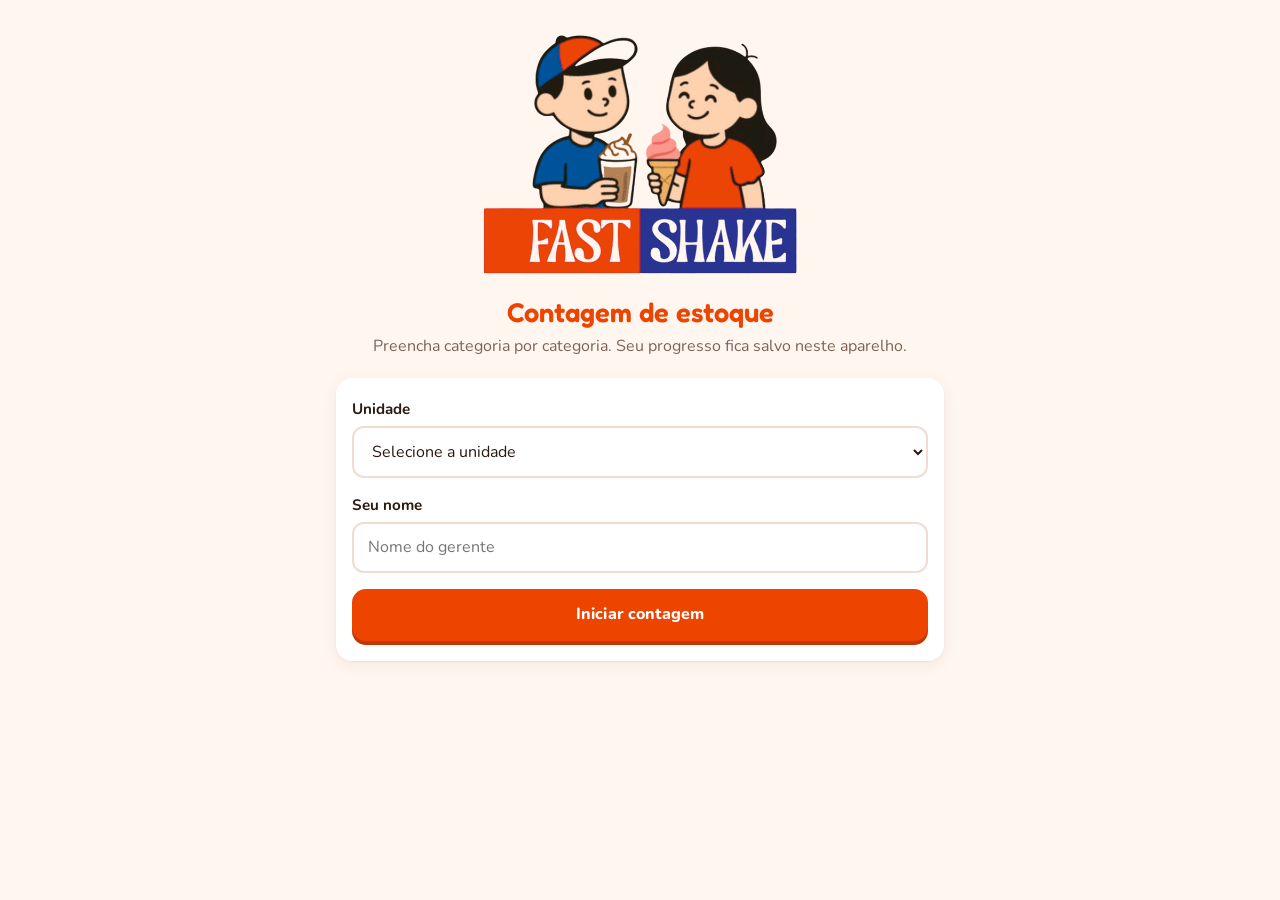
<file: index.html>
<!doctype html>
<html lang="pt-BR">
<head>
  <meta charset="utf-8">
  <meta name="viewport" content="width=device-width, initial-scale=1, viewport-fit=cover">
  <meta name="theme-color" content="#ED4400">
  <meta name="robots" content="noindex, nofollow">
  <title>Contagem de Estoque · Fast Shake</title>
  <link rel="icon" type="image/png" href="img/icon-192.png">
  <link rel="apple-touch-icon" href="img/icon-180.png">
  <link rel="manifest" href="manifest.webmanifest">
  <link rel="preconnect" href="https://fonts.googleapis.com">
  <link rel="preconnect" href="https://fonts.gstatic.com" crossorigin>
  <link href="https://fonts.googleapis.com/css2?family=Fredoka:wght@500;600;700&family=Nunito:wght@400;600;700;800&display=swap" rel="stylesheet">
  <link rel="stylesheet" href="css/estilo.css?v=15">
</head>
<body>
  <main id="app" class="app" aria-live="polite"></main>
  <noscript>Ative o JavaScript para usar a contagem de estoque.</noscript>
  <script src="js/config.js?v=15"></script>
  <script src="js/produtos.js?v=15"></script>
  <script src="js/pdf.js?v=15"></script>
  <script src="js/app.js?v=15"></script>
</body>
</html>
</file>
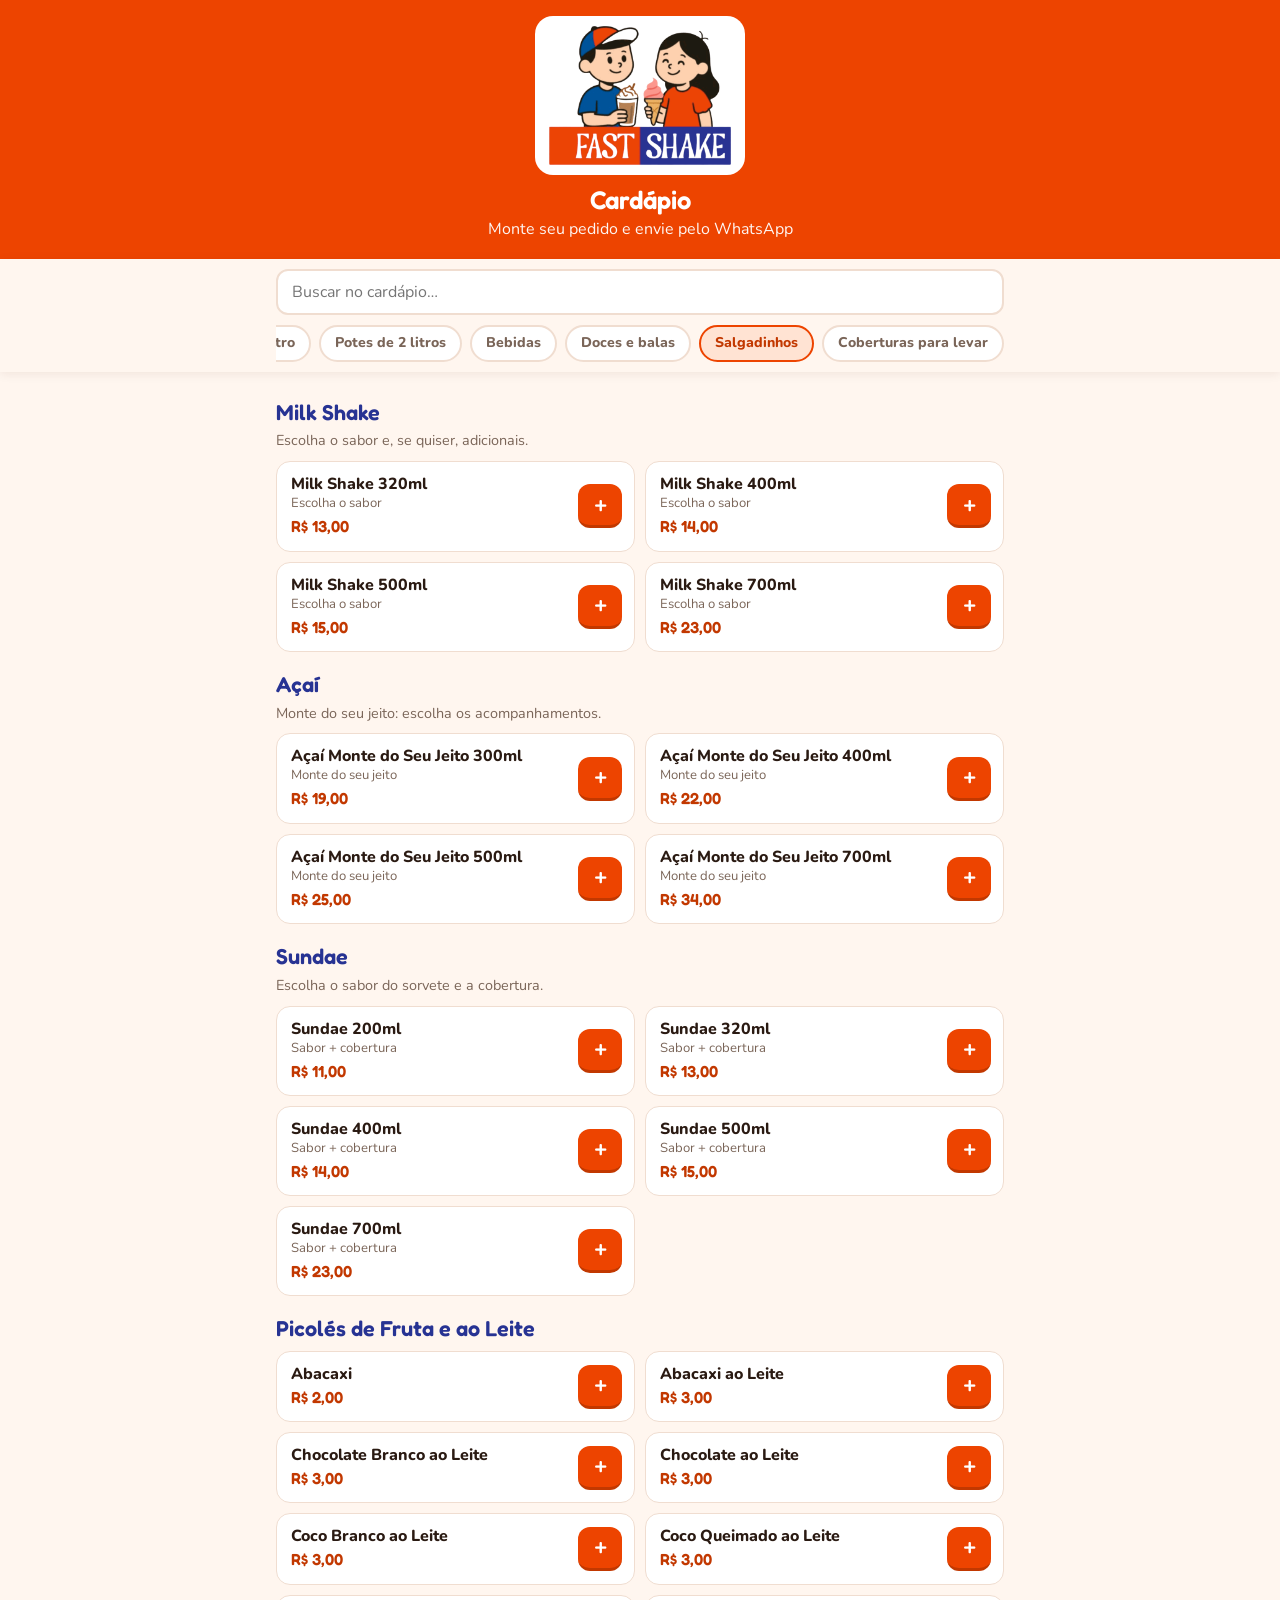
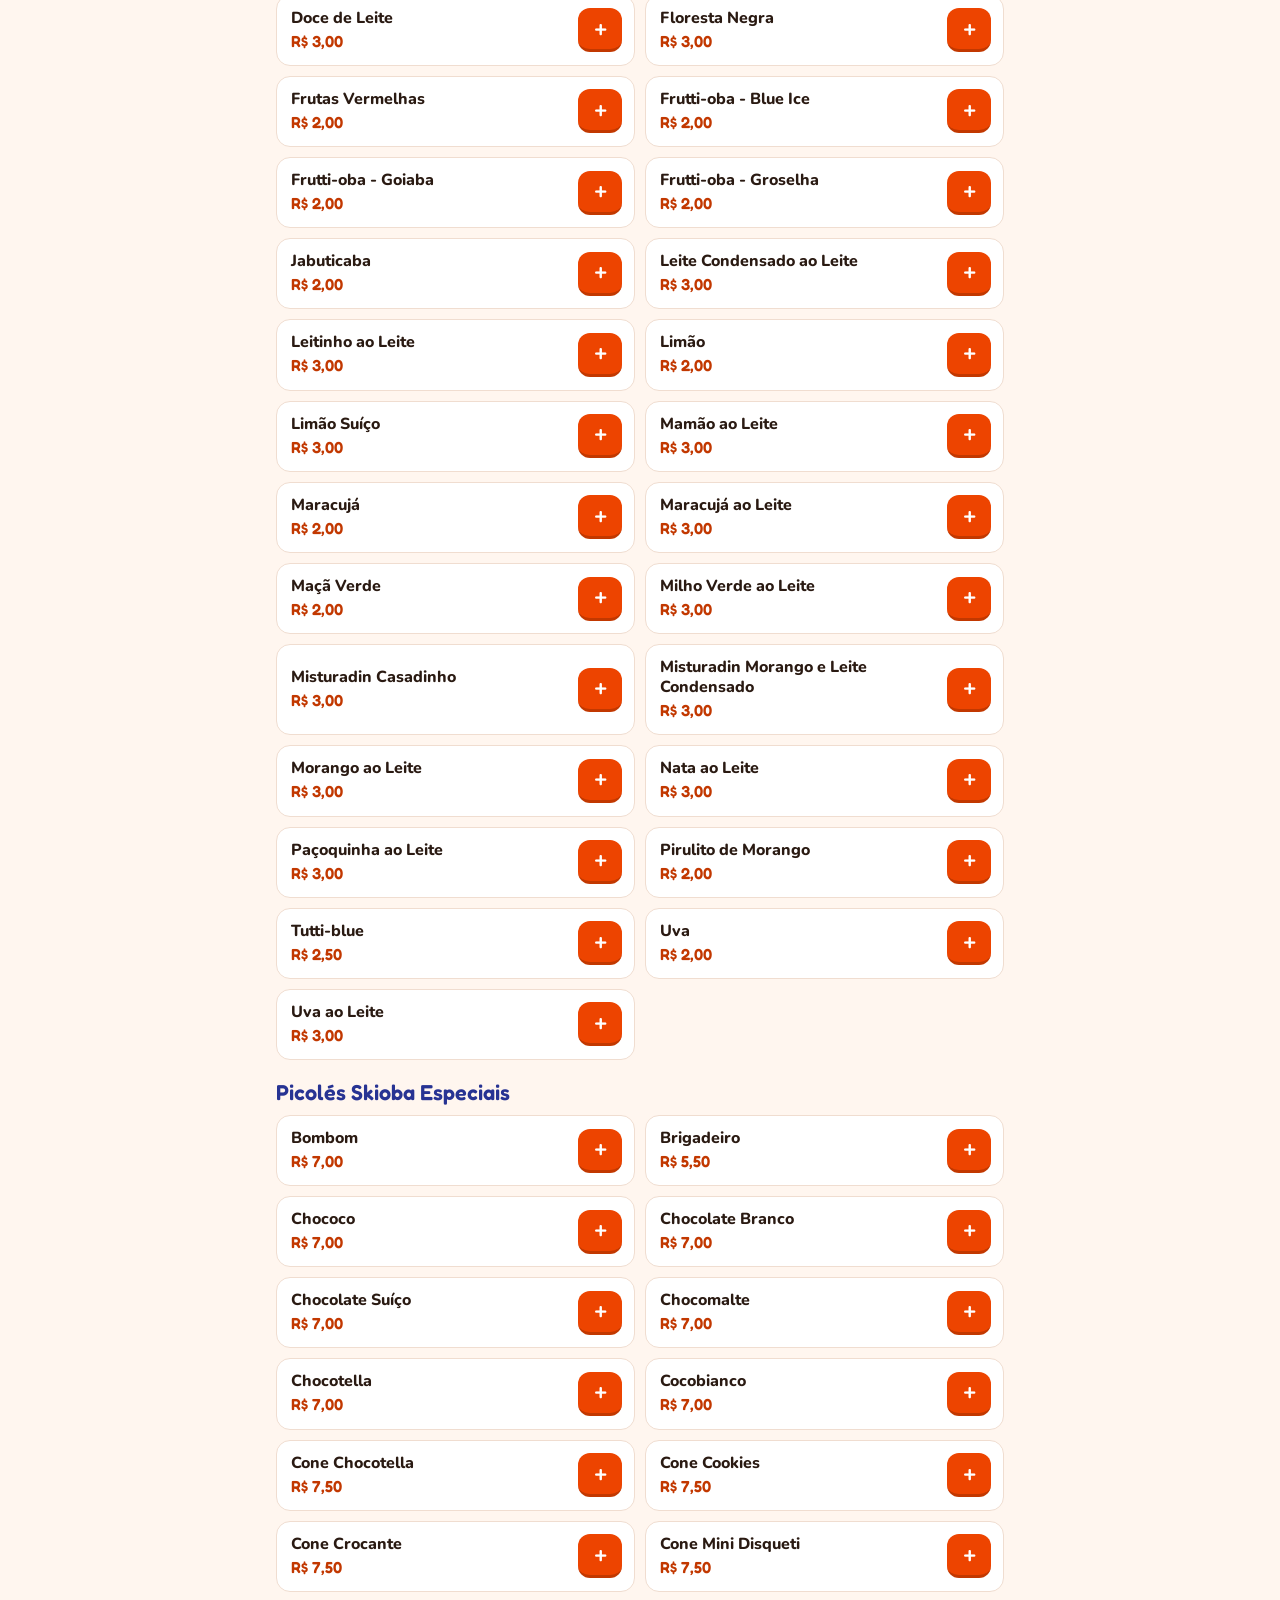
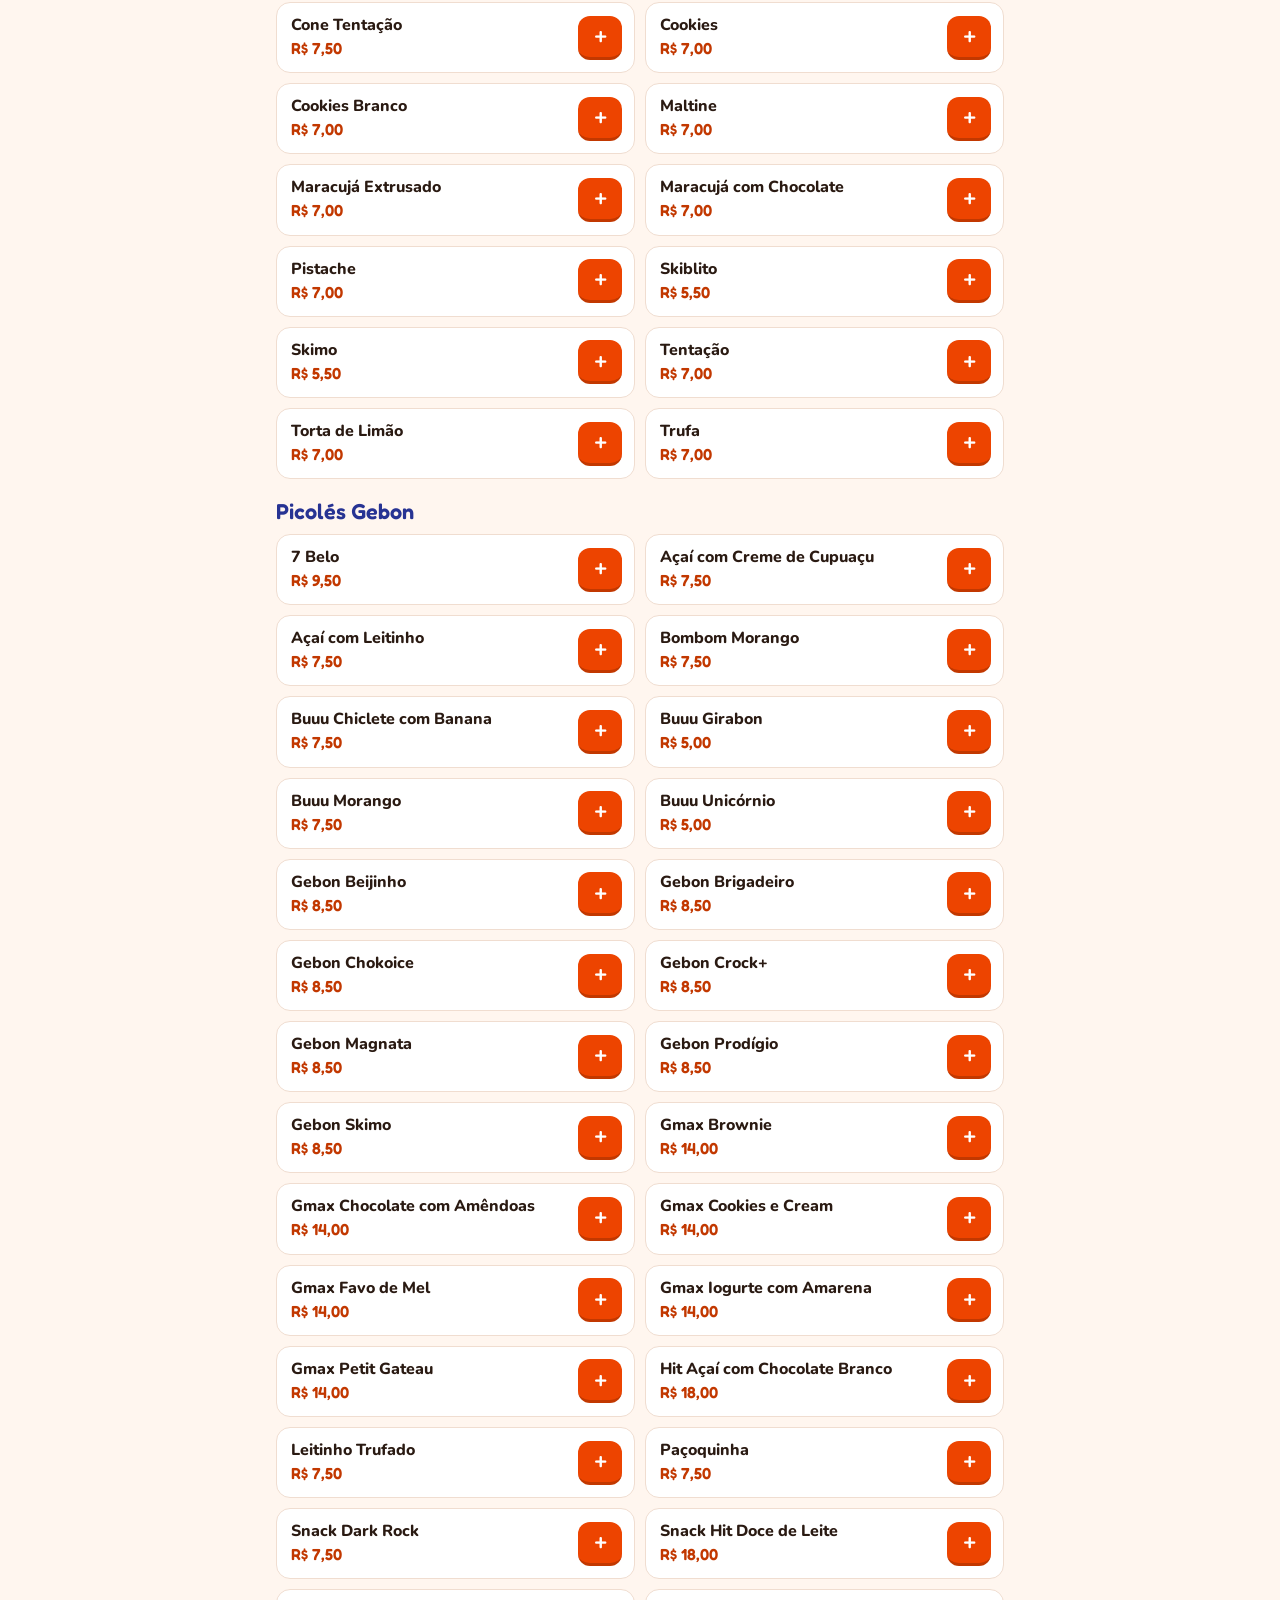
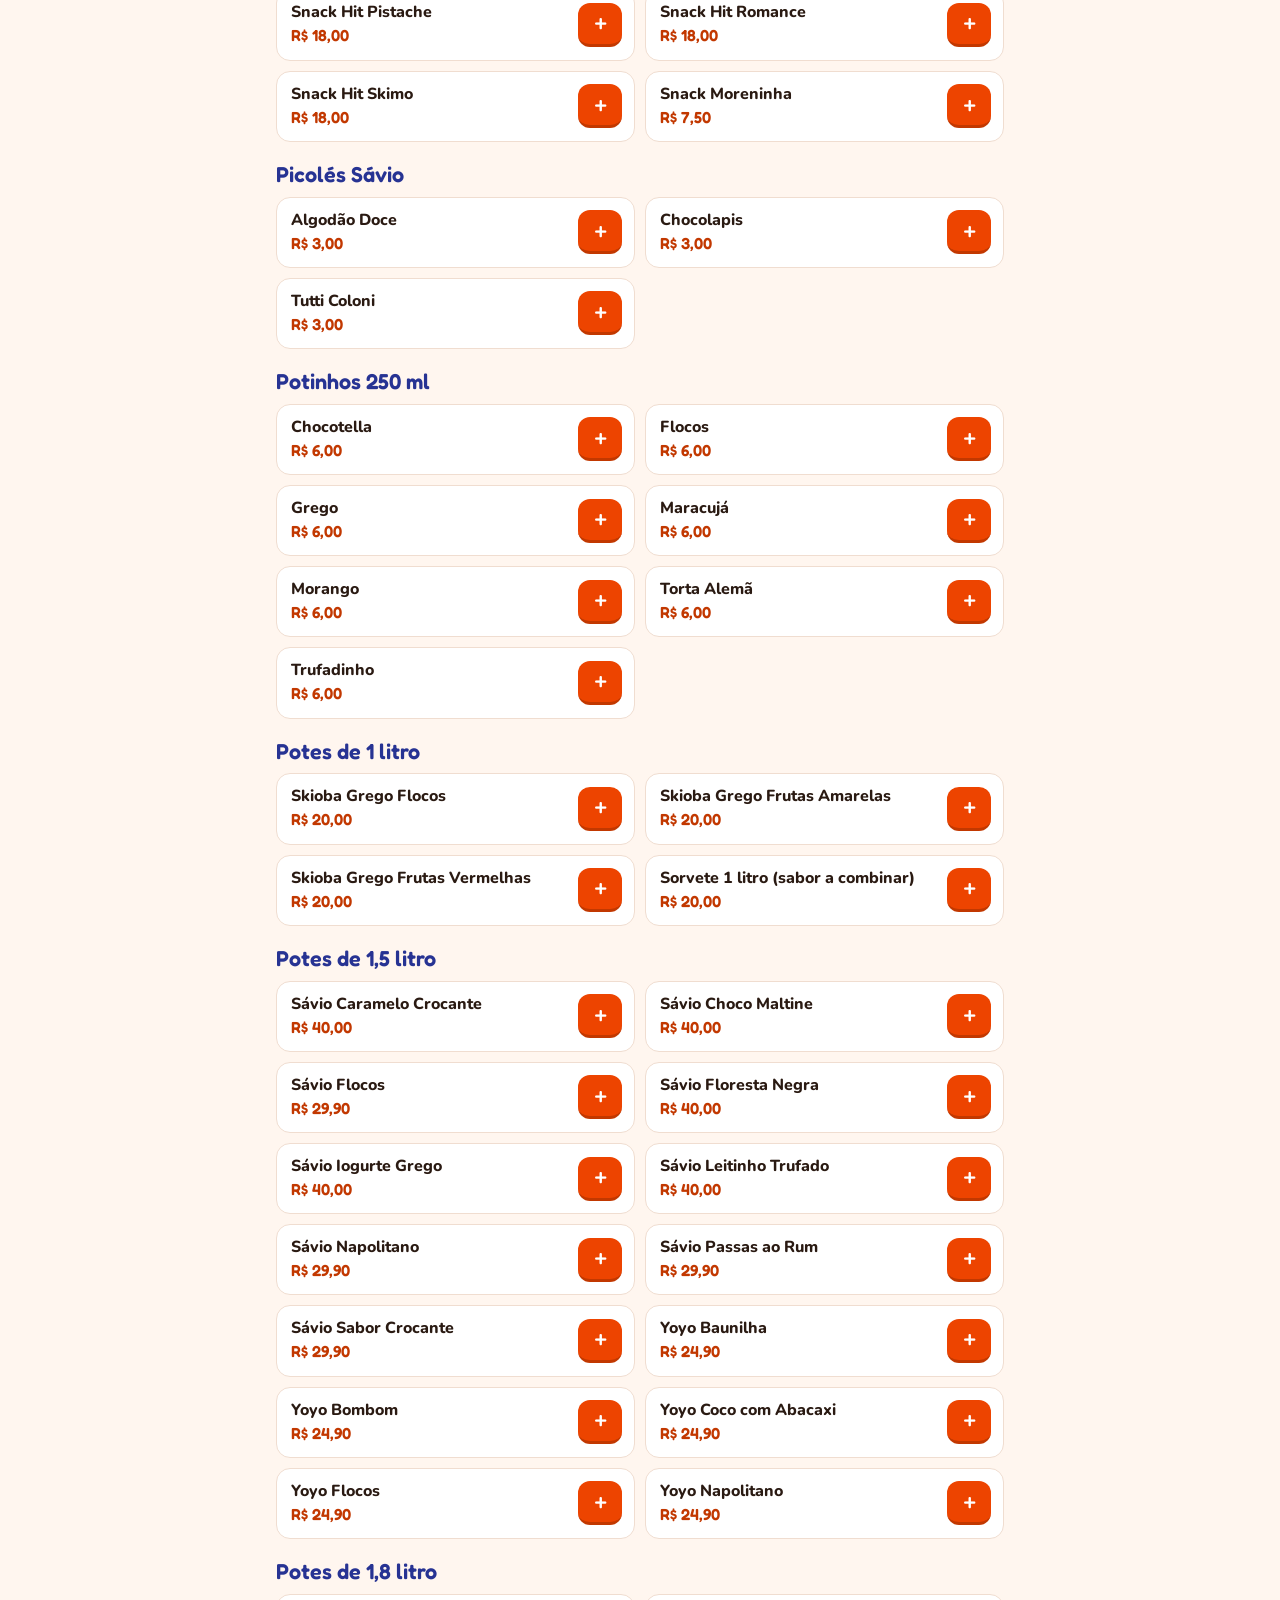
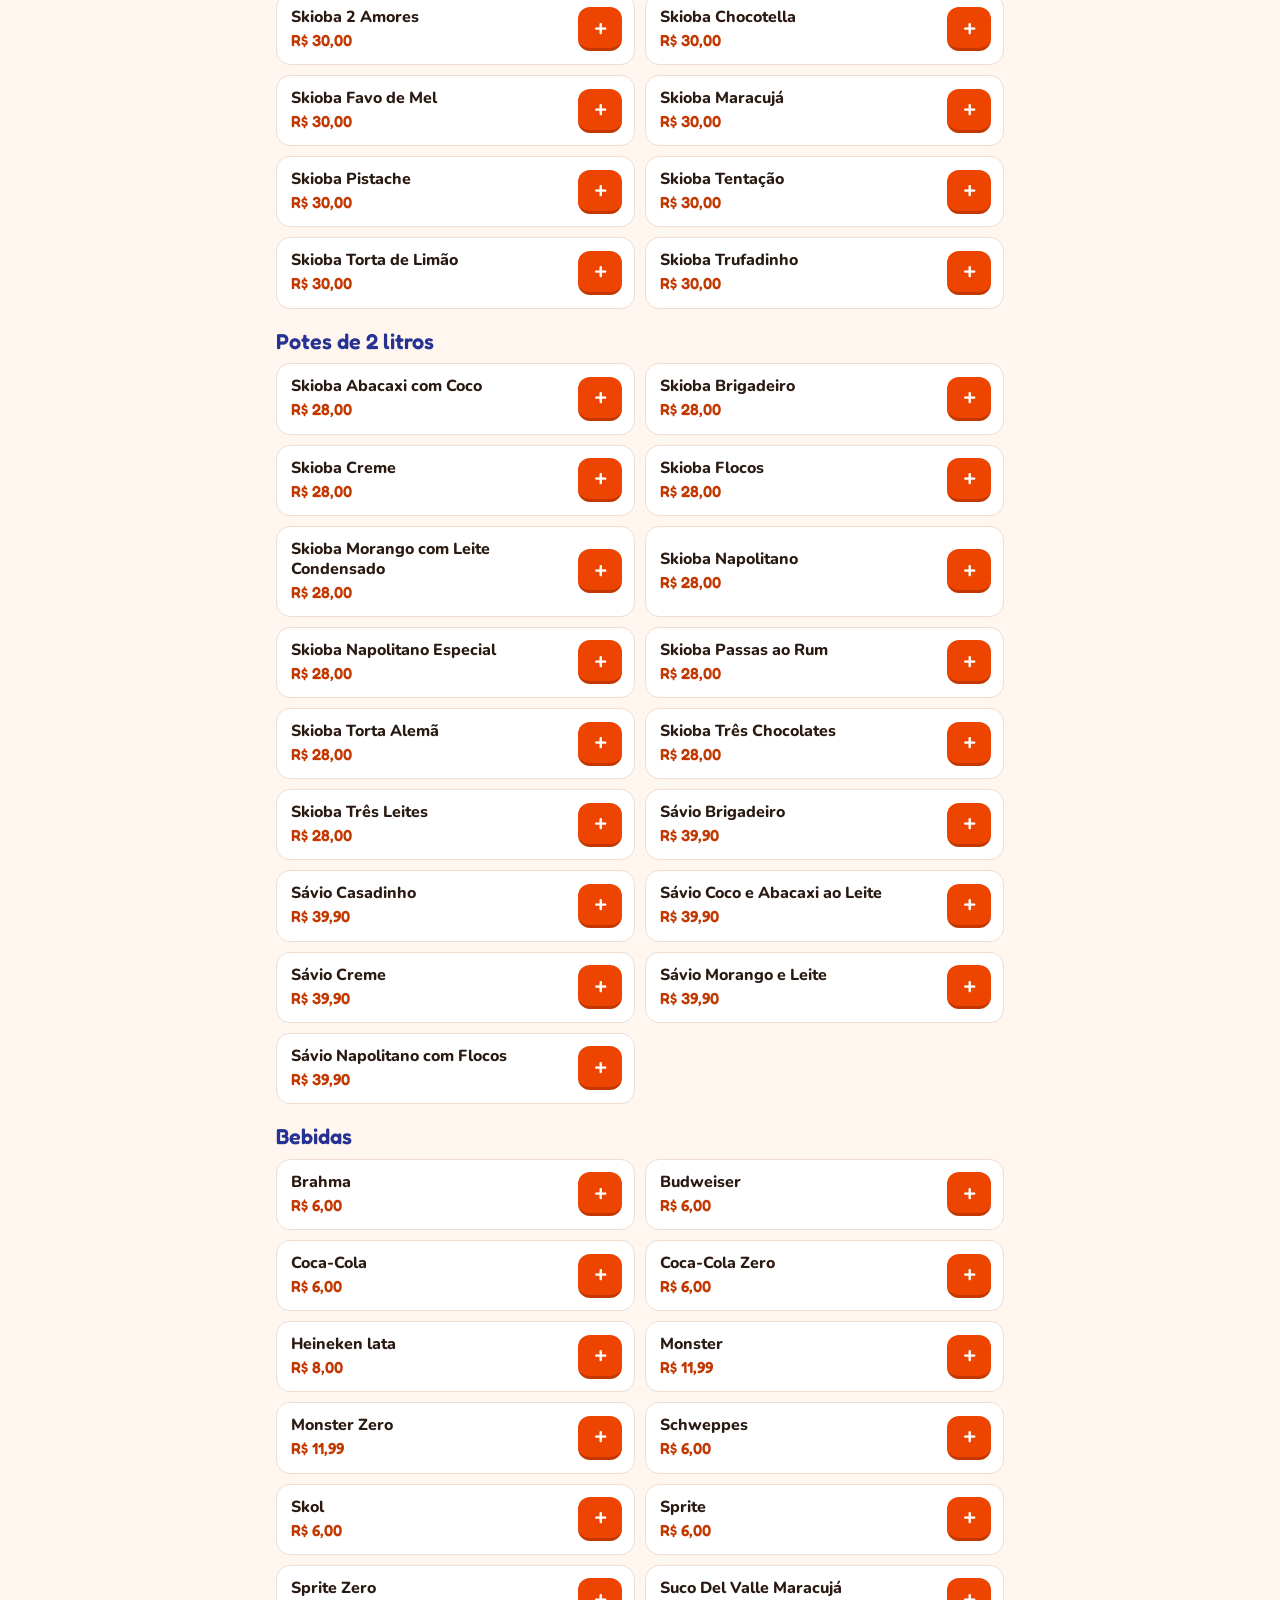
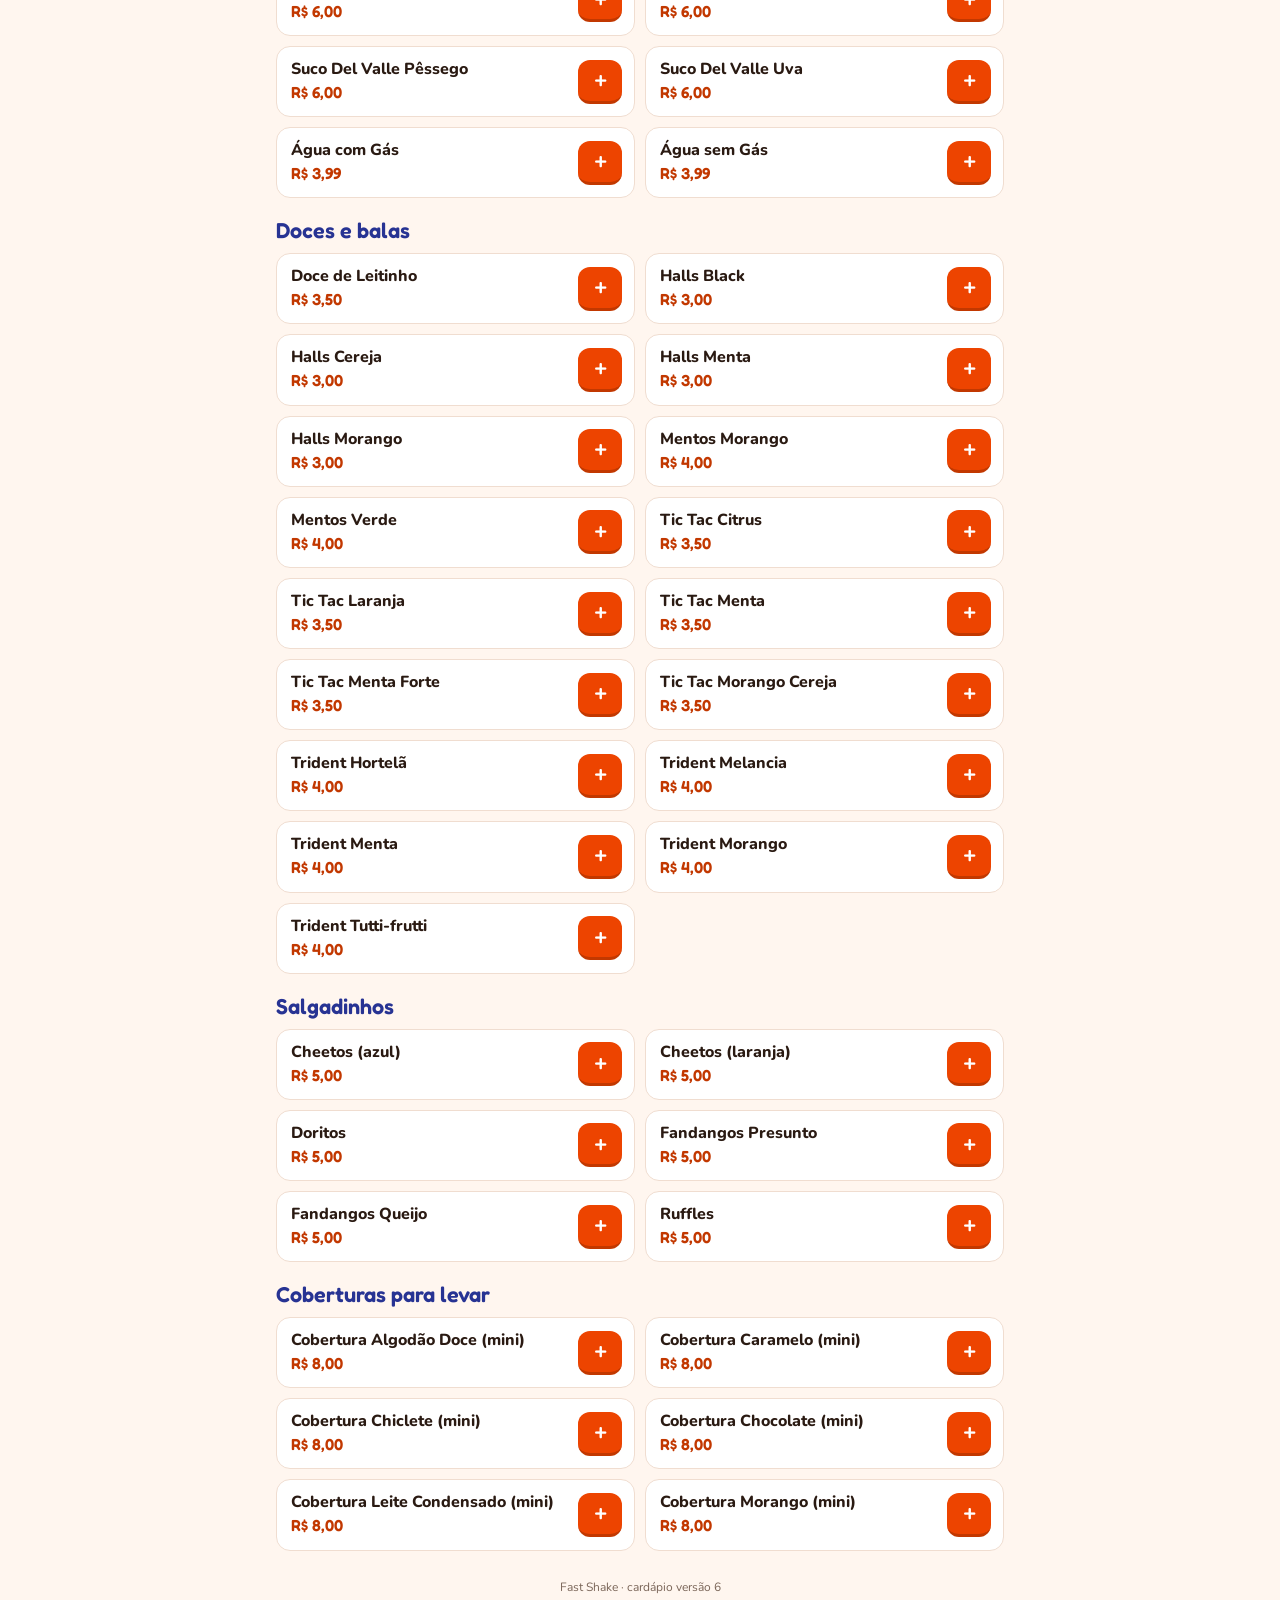
<file: cardapio/index.html>
<!doctype html>
<html lang="pt-BR">
<head>
  <meta charset="utf-8">
  <meta name="viewport" content="width=device-width, initial-scale=1, viewport-fit=cover">
  <meta name="theme-color" content="#ED4400">
  <title>Cardápio · Fast Shake</title>
  <meta name="description" content="Monte seu pedido na Fast Shake e envie pelo WhatsApp.">
  <link rel="icon" type="image/png" href="../img/icon-192.png">
  <link rel="apple-touch-icon" href="../img/icon-180.png">
  <link rel="preconnect" href="https://fonts.googleapis.com">
  <link rel="preconnect" href="https://fonts.gstatic.com" crossorigin>
  <link href="https://fonts.googleapis.com/css2?family=Fredoka:wght@500;600;700&family=Nunito:wght@400;600;700;800&display=swap" rel="stylesheet">
  <link rel="stylesheet" href="cardapio.css?v=5">
</head>
<body>
  <div id="app"></div>
  <noscript>Ative o JavaScript para ver o cardápio.</noscript>
  <script src="dados.js?v=1"></script>
  <script src="cardapio.js?v=6"></script>
</body>
</html>
</file>
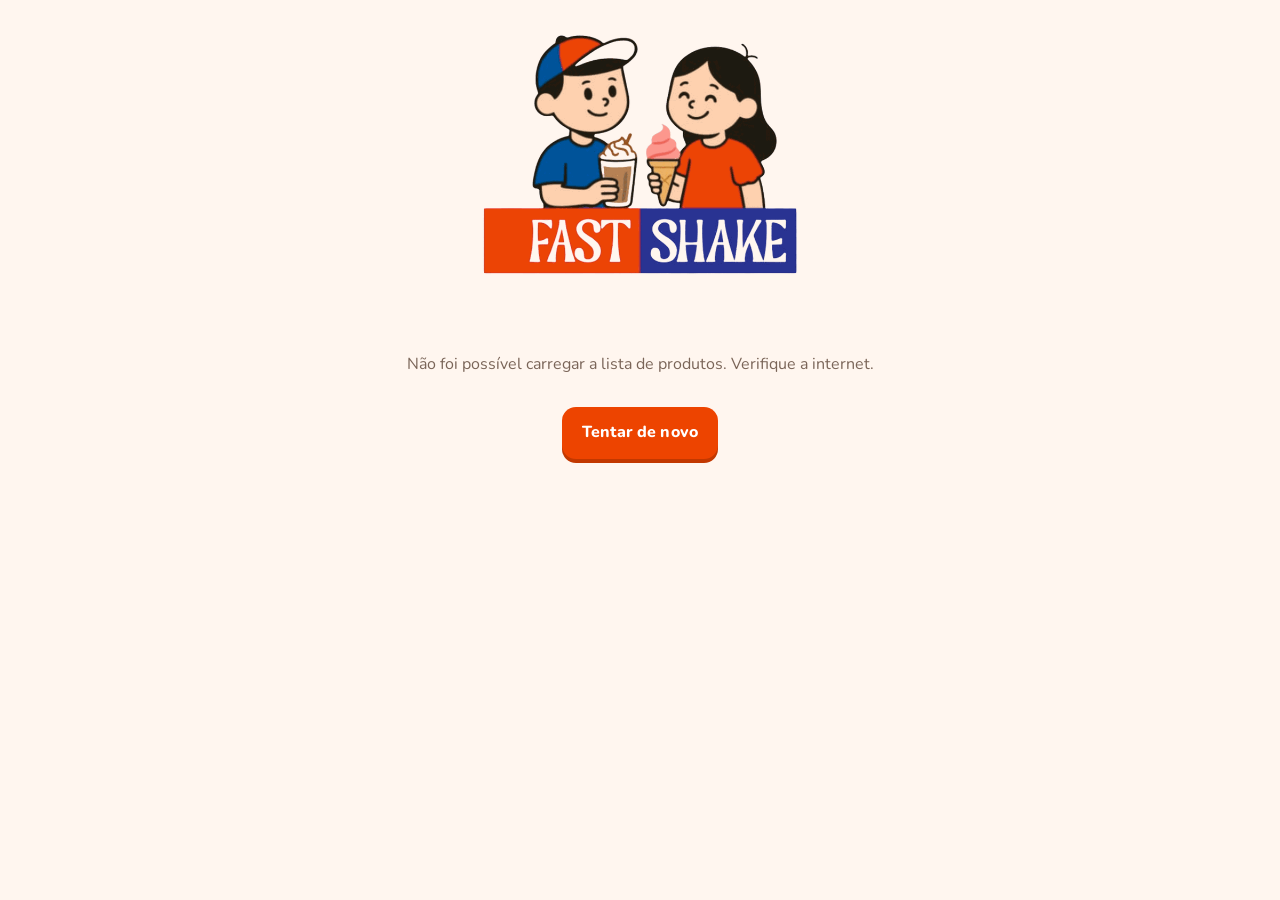
<file: custos.html>
<!doctype html>
<html lang="pt-BR">
<head>
  <meta charset="utf-8">
  <meta name="viewport" content="width=device-width, initial-scale=1, viewport-fit=cover">
  <meta name="theme-color" content="#ED4400">
  <meta name="robots" content="noindex, nofollow">
  <title>Custos dos Produtos · Fast Shake</title>
  <link rel="icon" type="image/png" href="img/icon-192.png">
  <link rel="apple-touch-icon" href="img/icon-180.png">
  <link rel="preconnect" href="https://fonts.googleapis.com">
  <link rel="preconnect" href="https://fonts.gstatic.com" crossorigin>
  <link href="https://fonts.googleapis.com/css2?family=Fredoka:wght@500;600;700&family=Nunito:wght@400;600;700;800&display=swap" rel="stylesheet">
  <link rel="stylesheet" href="css/estilo.css?v=15">
  <style>
    .custo-item { background: var(--cartao); border-radius: 14px; box-shadow: var(--sombra); padding: 12px; border: 2px solid transparent; display: flex; flex-direction: column; gap: 8px; }
    .custo-item.preenchido { border-color: #CFE9D9; background: #FBFFFC; }
    .custo-linha { display: flex; align-items: center; justify-content: space-between; gap: 10px; }
    .campo-real { display: flex; align-items: center; border: 2px solid var(--borda); border-radius: 12px; background: #fff; overflow: hidden; flex-shrink: 0; }
    .campo-real:focus-within { border-color: var(--laranja); }
    .campo-real span { padding: 0 6px 0 10px; font-weight: 800; color: var(--texto-suave); }
    .campo-real input { width: 92px; height: 46px; border: 0; outline: none; font-size: 1.1rem; font-weight: 800; text-align: right; padding-right: 10px; background: transparent; }
    .link-calc { align-self: flex-start; border: 0; background: none; color: var(--azul); font-size: .82rem; font-weight: 700; text-decoration: underline; padding: 2px 0; }
    .calc { display: none; flex-direction: column; gap: 8px; padding: 10px; border-radius: 10px; background: var(--fundo); font-size: .88rem; }
    .custo-item.calculando .calc { display: flex; }
    .calc .custo-linha input { width: 96px; height: 42px; border: 2px solid var(--borda); border-radius: 10px; text-align: center; font-weight: 800; font-size: 16px; outline: none; }
    .calc .custo-linha input:focus { border-color: var(--laranja); }
    .grupo-titulo { font-family: 'Fredoka', sans-serif; color: var(--azul); font-size: 1.2rem; margin: 18px 0 8px; }
    .grupo-titulo:first-child { margin-top: 0; }
    .lista-custos { list-style: none; margin: 0; padding: 0; display: flex; flex-direction: column; gap: 8px; }
    .estado { text-align: center; padding: 40px 16px; color: var(--texto-suave); display: flex; flex-direction: column; gap: 14px; align-items: center; }
    .alerta-envio { background: #FFF4D6; color: #6B4500; border-radius: 12px; padding: 12px 14px; font-size: .92rem; border: 2px solid #F5C04A; }
    .alerta-envio strong { color: #6B4500; }
    .carregando.escuro { border-color: rgba(39,51,147,.2); border-top-color: var(--azul); }
  </style>
</head>
<body>
  <main id="app" class="app" aria-live="polite"></main>
  <noscript>Ative o JavaScript para preencher os custos.</noscript>
  <script src="js/config.js?v=15"></script>
  <script src="js/produtos.js?v=15"></script>
  <script src="js/custos.js?v=2"></script>
</body>
</html>
</file>
<file: css/estilo.css>
:root {
  --laranja: #ED4400;
  --laranja-escuro: #C23800;
  --laranja-claro: #FFE3D3;
  --azul: #273393;
  --azul-claro: #E6E8F6;
  --fundo: #FFF6EF;
  --cartao: #FFFFFF;
  --texto: #2A1A12;
  --texto-suave: #7A6558;
  --borda: #F0DDD0;
  --verde: #1F8A4C;
  --verde-claro: #E2F4E9;
  --erro: #B42318;
  --raio: 16px;
  --sombra: 0 1px 2px rgba(80, 30, 0, .06), 0 4px 16px rgba(80, 30, 0, .06);
  color-scheme: light;
}

* { box-sizing: border-box; }
html { -webkit-text-size-adjust: 100%; }
body {
  margin: 0;
  background: var(--fundo);
  color: var(--texto);
  font: 16px/1.45 'Nunito', system-ui, -apple-system, 'Segoe UI', sans-serif;
  -webkit-tap-highlight-color: transparent;
}
h1, h2, h3, .marca { font-family: 'Fredoka', 'Nunito', sans-serif; font-weight: 600; line-height: 1.15; margin: 0; }
button, input, select, textarea { font: inherit; color: inherit; }
button { cursor: pointer; }
.app { max-width: 640px; margin: 0 auto; min-height: 100dvh; display: flex; flex-direction: column; }

/* ---------- Tela inicial ---------- */
.inicio { padding: 24px 16px 40px; display: flex; flex-direction: column; gap: 20px; }
.inicio .logo { width: min(320px, 80%); margin: 8px auto 0; display: block; }
.faixa-titulo { text-align: center; }
.faixa-titulo h1 { font-size: 1.7rem; color: var(--laranja); }
.faixa-titulo p { margin: 6px 0 0; color: var(--texto-suave); }

.cartao { background: var(--cartao); border-radius: var(--raio); box-shadow: var(--sombra); padding: 20px 16px; }
.campo { display: flex; flex-direction: column; gap: 6px; margin-bottom: 16px; }
.campo:last-child { margin-bottom: 0; }
.campo label { font-weight: 700; font-size: .95rem; }
.campo input, .campo select, .campo textarea {
  width: 100%; min-height: 50px; padding: 12px 14px;
  border: 2px solid var(--borda); border-radius: 12px; background: #fff;
  font-size: 16px; outline: none; transition: border-color .15s;
}
.campo textarea { min-height: 96px; resize: vertical; }
.campo input:focus, .campo select:focus, .campo textarea:focus { border-color: var(--laranja); }
.aviso { font-size: .9rem; color: var(--texto-suave); margin: 0; }
.aviso-erro { color: var(--erro); font-weight: 700; }

.btn {
  display: inline-flex; align-items: center; justify-content: center; gap: 8px;
  min-height: 52px; padding: 0 20px; border-radius: 14px; border: 0;
  font-weight: 800; font-size: 1rem; letter-spacing: .01em;
  transition: transform .08s, background-color .15s, opacity .15s;
}
.btn:active { transform: scale(.98); }
.btn[disabled] { opacity: .45; cursor: not-allowed; transform: none; }
.btn-primario { background: var(--laranja); color: #fff; box-shadow: 0 4px 0 var(--laranja-escuro); }
.btn-primario:active { box-shadow: 0 2px 0 var(--laranja-escuro); }
.btn-secundario { background: var(--azul-claro); color: var(--azul); }
.btn-azul { background: var(--azul); color: #fff; box-shadow: 0 4px 0 #1A2366; }
.btn-texto { background: none; color: var(--azul); min-height: 44px; padding: 0 8px; text-decoration: underline; }
.btn-bloco { width: 100%; }
.pilha { display: flex; flex-direction: column; gap: 12px; }

/* ---------- Topo da contagem ---------- */
.topo {
  position: sticky; top: 0; z-index: 10;
  background: var(--laranja); color: #fff;
  padding: calc(10px + env(safe-area-inset-top)) 16px 12px;
  box-shadow: 0 2px 12px rgba(150, 40, 0, .25);
}
.topo-linha { display: flex; align-items: center; justify-content: space-between; gap: 12px; }
.topo .marca { font-size: 1.1rem; display: flex; align-items: center; gap: 8px; min-width: 0; }
.topo .marca span { white-space: nowrap; flex-shrink: 0; }
.topo .marca .loja { flex-shrink: 1; min-width: 0; overflow: hidden; text-overflow: ellipsis; }
.topo .marca .tag-azul { background: var(--azul); padding: 1px 8px; border-radius: 6px; }
.topo .porcentagem { font-family: 'Fredoka', sans-serif; font-size: 1.5rem; font-weight: 700; }
.barra { height: 10px; background: rgba(255, 255, 255, .3); border-radius: 99px; overflow: hidden; margin-top: 8px; }
.barra > div { height: 100%; background: #fff; border-radius: 99px; transition: width .3s ease; }
.topo-sub { font-size: .85rem; opacity: .92; margin-top: 6px; display: flex; justify-content: space-between; gap: 8px; }

/* Etapas (categorias) */
.etapas {
  display: flex; gap: 8px; overflow-x: auto; padding: 12px 16px;
  scrollbar-width: none; scroll-snap-type: x proximity;
  background: var(--fundo); border-bottom: 1px solid var(--borda);
}
.etapas::-webkit-scrollbar { display: none; }
.etapa {
  flex: 0 0 auto; scroll-snap-align: center;
  display: inline-flex; align-items: center; gap: 6px;
  min-height: 38px; padding: 0 12px; border-radius: 99px;
  border: 2px solid var(--borda); background: #fff; color: var(--texto-suave);
  font-weight: 700; font-size: .88rem; white-space: nowrap;
}
.etapa .num {
  width: 22px; height: 22px; border-radius: 50%; display: grid; place-items: center;
  background: var(--borda); color: var(--texto); font-size: .75rem;
}
.etapa.feita { border-color: var(--verde); color: var(--verde); }
.etapa.feita .num { background: var(--verde); color: #fff; }
.etapa.atual { border-color: var(--laranja); background: var(--laranja-claro); color: var(--laranja-escuro); }
.etapa.atual .num { background: var(--laranja); color: #fff; }
.etapa.bloqueada { opacity: .5; cursor: not-allowed; }
.etapa.pulada { border-style: dashed; color: var(--texto-suave); }
.etapa.pulada .num { background: #D9CFC8; color: #fff; }

/* ---------- Lista de itens ---------- */
.conteudo { flex: 1; padding: 16px 16px 120px; }
.cabecalho-categoria { display: flex; align-items: baseline; justify-content: space-between; gap: 12px; margin-bottom: 4px; }
.cabecalho-categoria h2 { font-size: 1.45rem; color: var(--azul); }
.cabecalho-categoria .contador { font-weight: 800; color: var(--texto-suave); font-size: .9rem; white-space: nowrap; }
.dica { margin: 0 0 14px; color: var(--texto-suave); font-size: .9rem; }

.itens { list-style: none; margin: 0; padding: 0; display: flex; flex-direction: column; gap: 10px; }
.item {
  background: var(--cartao); border-radius: 14px; box-shadow: var(--sombra);
  padding: 14px 12px; display: flex; flex-direction: column; gap: 10px;
  border: 2px solid transparent; transition: border-color .15s, background-color .15s;
}
.item.preenchido { border-color: #CFE9D9; background: #FBFFFC; }
.item-nome { font-weight: 800; font-size: 1rem; line-height: 1.2; display: flex; align-items: center; gap: 6px; }
.item-nome .ok { color: var(--verde); font-size: .95rem; visibility: hidden; }
.item.preenchido .item-nome .ok { visibility: visible; }

.contador-qtd { flex-shrink: 0; display: flex; align-items: center; border: 2px solid var(--borda); border-radius: 12px; overflow: hidden; background: #fff; }
.contador-qtd:focus-within { border-color: var(--laranja); }
.contador-qtd button {
  flex: 0 0 44px; width: 44px; height: 48px; padding: 0; border: 0; background: var(--laranja-claro); color: var(--laranja-escuro);
  font-size: 1.4rem; font-weight: 800; line-height: 1;
}
.contador-qtd button:active { background: #FFCDB0; }
.contador-qtd input {
  flex: 0 0 64px; width: 64px; min-width: 0; height: 48px; padding: 0; border: 0; text-align: center; font-size: 1.15rem; font-weight: 800;
  outline: none; background: transparent; -moz-appearance: textfield;
}

/* Botão de pular categoria */
.btn-pular {
  width: 100%; display: flex; align-items: center; gap: 14px; text-align: left;
  margin: 4px 0 14px; padding: 14px 16px; border-radius: 14px;
  background: var(--azul-claro); color: var(--azul); border: 2px solid var(--azul);
  box-shadow: var(--sombra);
}
.btn-pular:active { background: #D3D7F0; }
.btn-pular .icone { font-size: 1.6rem; line-height: 1; }
.btn-pular strong { display: block; font-size: 1.05rem; font-weight: 800; }
.btn-pular small { display: block; font-size: .85rem; color: var(--texto-suave); font-weight: 600; }
.aviso-pulada { text-align: center; display: flex; flex-direction: column; gap: 14px; border: 2px dashed var(--azul); }
.aviso-pulada p { margin: 0; color: var(--texto-suave); }
.aviso-pulada strong { color: var(--azul); font-size: 1.1rem; }

/* Forma de contagem */
.pergunta { margin: -4px 0 0; font-size: .85rem; font-weight: 700; color: var(--texto-suave); }
.forma { display: grid; grid-template-columns: 1fr 1.25fr 1fr; gap: 6px; }
.forma button {
  min-height: 52px; padding: 6px 4px; border-radius: 12px; line-height: 1.15;
  border: 2px solid var(--borda); background: #fff; color: var(--texto);
  font-weight: 800; font-size: .88rem;
}
.forma button[aria-checked="true"] { border-color: var(--laranja); background: var(--laranja); color: #fff; }
.forma button[data-modo="zero"][aria-checked="true"] { border-color: var(--texto-suave); background: var(--texto-suave); }
.item.modo-nenhum .forma button { border-color: #F5C7AE; }

.campos { display: none; flex-direction: column; gap: 10px; padding: 12px; border-radius: 12px; background: var(--fundo); }
.item.modo-un .campos-un, .item.modo-cx .campos-cx { display: flex; }
.campos .linha { display: flex; align-items: center; justify-content: space-between; gap: 10px; }
.campos label { font-size: .92rem; line-height: 1.25; }
.campos label small { color: var(--texto-suave); }
.campo-curto {
  flex: 0 0 88px; width: 88px; height: 48px; border: 2px solid var(--borda); border-radius: 12px; background: #fff;
  text-align: center; font-weight: 800; font-size: 1.15rem; outline: none;
}
.campo-curto:focus { border-color: var(--laranja); }
.conta { margin: 0; padding: 10px 12px; border-radius: 10px; background: #FFF3E0; color: var(--laranja-escuro); font-size: .9rem; text-align: center; }
.conta.pronta { background: var(--verde-claro); color: var(--verde); }
.conta strong { font-size: 1.1rem; }
.conta small { color: var(--texto-suave); }

/* Produto que a loja não trabalha: link discreto e cartão recolhido */
.pergunta-linha { display: flex; align-items: center; justify-content: space-between; gap: 8px; margin-top: -4px; }
.pergunta-linha .pergunta { margin: 0; white-space: nowrap; }
.link-nt {
  flex-shrink: 1; text-align: right; line-height: 1.2; margin: -6px -4px -6px 0; padding: 6px 4px; border: 0; background: none;
  color: var(--texto-suave); font-size: .75rem; font-weight: 600; text-decoration: underline; opacity: .75;
}
.nt-aviso { display: none; margin: 0; font-size: .85rem; color: var(--texto-suave); align-items: center; justify-content: space-between; gap: 8px; }
.nt-aviso .btn-texto { border: 0; background: none; min-height: 36px; font-size: .85rem; font-weight: 800; }
.item.modo-nt { background: #F6F2EF; border-color: transparent; box-shadow: none; padding-top: 10px; padding-bottom: 6px; }
.item.modo-nt .pergunta-linha, .item.modo-nt .forma, .item.modo-nt .campos, .item.modo-nt .link-nt { display: none; }
.item.modo-nt .nt-aviso { display: flex; }
.item.modo-nt .item-nome { color: var(--texto-suave); text-decoration: line-through; }
.item.modo-nt .item-nome .ok { visibility: hidden; }

/* ---------- Rodapé fixo ---------- */
.rodape {
  position: fixed; left: 0; right: 0; bottom: 0; z-index: 10;
  background: rgba(255, 246, 239, .96); backdrop-filter: blur(8px);
  border-top: 1px solid var(--borda);
  padding: 12px 16px calc(12px + env(safe-area-inset-bottom));
}
.rodape-interno { max-width: 608px; margin: 0 auto; display: grid; grid-template-columns: auto 1fr; gap: 10px; }
.rodape-interno .btn-secundario { padding: 0 16px; }
.rodape .falta { grid-column: 1 / -1; text-align: center; font-size: .82rem; color: var(--texto-suave); margin: -2px 0 0; }

/* ---------- Revisão e conclusão ---------- */
.revisao-cat { margin-bottom: 12px; padding: 14px 16px; }
.revisao-cat header { display: flex; justify-content: space-between; align-items: center; gap: 8px; margin-bottom: 8px; }
.revisao-cat h3 { font-size: 1.1rem; color: var(--azul); }
.revisao-cat dl { margin: 0; display: grid; grid-template-columns: 1fr auto; gap: 4px 12px; font-size: .92rem; }
.revisao-cat dt { color: var(--texto); }
.revisao-cat dt small { display: block; color: var(--texto-suave); font-size: .8rem; }
.revisao-cat.nao-contada { border: 2px dashed #D9CFC8; }
.selo-pulada { margin: 0; text-align: center; font-weight: 800; color: var(--texto-suave); }
.revisao-cat dd { margin: 0; font-weight: 800; text-align: right; white-space: nowrap; }
.revisao-cat dd.zero { color: var(--erro); }
.revisao-cat dd.nt { color: var(--texto-suave); font-weight: 600; }

.sucesso { padding: 32px 16px; text-align: center; display: flex; flex-direction: column; gap: 16px; align-items: center; }
.sucesso .selo { width: 88px; height: 88px; border-radius: 50%; background: var(--verde-claro); color: var(--verde); display: grid; place-items: center; font-size: 3rem; }
.sucesso h1 { color: var(--laranja); font-size: 1.8rem; }
.sucesso p { margin: 0; color: var(--texto-suave); }
.sucesso .logo { width: 180px; }
.sucesso .compartilhar { width: 100%; text-align: center; }
.btn-whatsapp { background: #1DA851; color: #fff; box-shadow: 0 4px 0 #137A3A; }
.btn-whatsapp:active { box-shadow: 0 2px 0 #137A3A; }

.carregando { display: inline-block; width: 18px; height: 18px; border: 3px solid rgba(255,255,255,.5); border-top-color: #fff; border-radius: 50%; animation: gira .8s linear infinite; }
@keyframes gira { to { transform: rotate(360deg); } }

@media (max-width: 380px) {
  .topo .marca { font-size: 1rem; }
  .btn { font-size: .95rem; padding: 0 14px; }
  .rodape-interno .btn-secundario { padding: 0 12px; }
  .contador-qtd button { flex-basis: 40px; width: 40px; }
  .contador-qtd input { flex-basis: 56px; width: 56px; }
  .forma button { font-size: .8rem; }
  .campo-curto { flex-basis: 72px; width: 72px; }
}
@media (min-width: 520px) {
  .contador-qtd input { flex-basis: 80px; width: 80px; }
  .conteudo { padding-left: 24px; padding-right: 24px; }
}
@media (prefers-reduced-motion: reduce) {
  * { transition: none !important; animation: none !important; }
}
</file>
<file: cardapio/cardapio.css>
:root {
  --laranja: #ED4400;
  --laranja-escuro: #C23800;
  --laranja-claro: #FFE3D3;
  --azul: #273393;
  --azul-claro: #E6E8F6;
  --fundo: #FFF6EF;
  --cartao: #FFFFFF;
  --texto: #2A1A12;
  --texto-suave: #7A6558;
  --borda: #F0DDD0;
  --verde: #1F8A4C;
  --whatsapp: #1DA851;
  --erro: #B42318;
  --raio: 16px;
  --sombra: 0 1px 2px rgba(80, 30, 0, .06), 0 4px 16px rgba(80, 30, 0, .06);
  color-scheme: light;
}

* { box-sizing: border-box; }
html { -webkit-text-size-adjust: 100%; scroll-padding-top: 130px; }
body {
  margin: 0; background: var(--fundo); color: var(--texto);
  font: 16px/1.45 'Nunito', system-ui, -apple-system, 'Segoe UI', sans-serif;
  -webkit-tap-highlight-color: transparent;
}
h1, h2, h3 { font-family: 'Fredoka', 'Nunito', sans-serif; font-weight: 600; line-height: 1.15; margin: 0; }
button, input, select, textarea { font: inherit; color: inherit; }
button { cursor: pointer; }
[hidden] { display: none !important; }
.num { font-variant-numeric: tabular-nums; }

/* ---------- Topo ---------- */
.capa { background: var(--laranja); color: #fff; padding: calc(16px + env(safe-area-inset-top)) 16px 18px; text-align: center; }
.capa img { width: min(210px, 56vw); background: #fff; border-radius: 18px; padding: 8px 12px; display: block; margin: 0 auto 10px; }
.capa h1 { font-size: 1.6rem; }
.capa p { margin: 4px 0 0; opacity: .95; }

.barra-fixa { position: sticky; top: 0; z-index: 20; background: var(--fundo); box-shadow: 0 2px 10px rgba(80,30,0,.08); }
.barra-interna { max-width: 760px; margin: 0 auto; padding: 10px 16px 0; }
.busca { width: 100%; height: 46px; border: 2px solid var(--borda); border-radius: 12px; background: #fff; padding: 0 14px; font-size: 16px; outline: none; }
.busca:focus { border-color: var(--laranja); }
.categorias { display: flex; gap: 8px; overflow-x: auto; padding: 10px 0; scrollbar-width: none; }
.categorias::-webkit-scrollbar { display: none; }
.categorias button {
  flex: 0 0 auto; border: 2px solid var(--borda); background: #fff; color: var(--texto-suave);
  border-radius: 99px; padding: 6px 14px; font-weight: 800; font-size: .88rem; white-space: nowrap;
}
.categorias button[aria-current="true"] { border-color: var(--laranja); background: var(--laranja-claro); color: var(--laranja-escuro); }

/* ---------- Lista ---------- */
main { max-width: 760px; margin: 0 auto; padding: 8px 16px 130px; }
.secao { padding-top: 14px; }
.secao h2 { font-size: 1.35rem; color: var(--azul); margin: 6px 0 10px; }
.secao .dica { margin: -4px 0 10px; color: var(--texto-suave); font-size: .9rem; }
.itens { list-style: none; margin: 0; padding: 0; display: grid; gap: 10px; }
@media (min-width: 620px) { .itens { grid-template-columns: 1fr 1fr; } }
.produto {
  background: var(--cartao); border-radius: 14px; padding: 12px 12px 12px 14px; border: 1px solid var(--borda);
  display: flex; align-items: center; justify-content: space-between; gap: 12px;
}
.produto.na-sacola { border-color: var(--laranja); }
.produto .info { min-width: 0; }
.produto .nome { font-weight: 800; line-height: 1.25; }
.produto .detalhe { font-size: .82rem; color: var(--texto-suave); }
.produto .preco { font-family: 'Fredoka', sans-serif; font-weight: 600; color: var(--laranja-escuro); margin-top: 2px; }
.btn-add {
  flex-shrink: 0; min-width: 44px; height: 44px; border-radius: 12px; border: 0;
  background: var(--laranja); color: #fff; font-weight: 800; font-size: 1.4rem; line-height: 1; padding: 0 12px;
  border-bottom: 3px solid var(--laranja-escuro);
}
.btn-add.texto { font-size: .9rem; }
.qtd { flex-shrink: 0; display: flex; align-items: center; border: 2px solid var(--laranja-claro); border-radius: 12px; overflow: hidden; background: #fff; }
.qtd button { width: 40px; height: 40px; border: 0; background: var(--laranja-claro); color: var(--laranja-escuro); font-size: 1.3rem; font-weight: 800; }
.qtd span { min-width: 34px; text-align: center; font-weight: 800; }
.versao { text-align: center; color: var(--texto-suave); font-size: .75rem; margin: 28px 0 0; }
.vazio { text-align: center; color: var(--texto-suave); padding: 40px 12px; }

/* ---------- Barra da sacola ---------- */
.barra-sacola {
  position: fixed; left: 0; right: 0; bottom: 0; z-index: 30;
  padding: 12px 16px calc(12px + env(safe-area-inset-bottom)); background: var(--fundo);
  border-top: 1px solid var(--borda);
}
.barra-sacola button {
  display: flex; width: 100%; max-width: 728px; margin: 0 auto; align-items: center; justify-content: space-between; gap: 12px;
  min-height: 56px; padding: 0 18px; border: 0; border-radius: 14px; background: var(--azul); color: #fff;
  font-weight: 800; font-size: 1.02rem; box-shadow: 0 4px 0 #1A2366;
}
.barra-sacola .contagem { background: rgba(255,255,255,.2); border-radius: 99px; padding: 2px 10px; font-size: .9rem; }

/* ---------- Janelas (opções e sacola) ---------- */
dialog.folha {
  border: 0; padding: 0; margin: auto auto 0; width: 100%; max-width: 640px; max-height: 92dvh;
  border-radius: 22px 22px 0 0; background: var(--fundo); color: var(--texto); box-shadow: 0 -10px 40px rgba(0,0,0,.2);
}
@media (min-width: 680px) { dialog.folha { margin: auto; border-radius: 22px; } }
dialog.folha::backdrop { background: rgba(42,26,18,.5); }
.folha-conteudo { display: flex; flex-direction: column; max-height: 92dvh; }
.folha-topo { display: flex; align-items: flex-start; justify-content: space-between; gap: 12px; padding: 18px 18px 10px; }
.folha-topo h2 { font-size: 1.3rem; color: var(--azul); }
.folha-topo .preco { color: var(--laranja-escuro); font-weight: 800; }
.fechar { border: 0; background: var(--azul-claro); color: var(--azul); width: 38px; height: 38px; border-radius: 50%; font-size: 1.1rem; font-weight: 800; flex-shrink: 0; }
.folha-corpo { overflow-y: auto; padding: 0 18px 12px; display: flex; flex-direction: column; gap: 14px; }
.folha-rodape { padding: 12px 18px calc(14px + env(safe-area-inset-bottom)); border-top: 1px solid var(--borda); display: flex; flex-direction: column; gap: 10px; background: #fff; }

.grupo { background: #fff; border-radius: 14px; padding: 12px 14px; box-shadow: var(--sombra); }
.grupo h3 { font-family: 'Nunito', sans-serif; font-weight: 800; font-size: 1rem; display: flex; justify-content: space-between; gap: 8px; }
.grupo h3 small { font-weight: 700; font-size: .78rem; color: var(--texto-suave); white-space: nowrap; }
.grupo h3 .obrigatorio { color: var(--laranja-escuro); }
.opcoes { display: grid; grid-template-columns: 1fr 1fr; gap: 6px; margin-top: 10px; }
.opcoes.com-preco { grid-template-columns: 1fr; }
.opcao { min-width: 0; display: flex; align-items: center; gap: 8px; padding: 8px 10px; border: 2px solid var(--borda); border-radius: 10px; font-size: .92rem; font-weight: 700; cursor: pointer; }
.opcao input { accent-color: var(--laranja); width: 18px; height: 18px; flex-shrink: 0; }
.opcao:has(input:checked) { border-color: var(--laranja); background: var(--laranja-claro); }
.opcao .extra { margin-left: auto; color: var(--texto-suave); font-size: .8rem; white-space: nowrap; }
textarea, .campo input, .campo select {
  width: 100%; border: 2px solid var(--borda); border-radius: 12px; padding: 10px 12px; background: #fff; font-size: 16px; outline: none;
}
textarea:focus, .campo input:focus, .campo select:focus { border-color: var(--laranja); }
textarea { min-height: 70px; resize: vertical; }
.campo { display: flex; flex-direction: column; gap: 6px; }
.campo label, .campo .rotulo { font-weight: 800; font-size: .92rem; }
.erro { color: var(--erro); font-weight: 700; font-size: .88rem; margin: 0; }
.linha-qtd { display: flex; align-items: center; gap: 12px; }
.linha-qtd .qtd { border-color: var(--borda); }

.btn { display: inline-flex; align-items: center; justify-content: center; gap: 8px; min-height: 52px; padding: 0 18px; border-radius: 14px; border: 0; font-weight: 800; font-size: 1rem; }
.btn[disabled] { opacity: .5; cursor: not-allowed; }
.btn-primario { background: var(--laranja); color: #fff; box-shadow: 0 4px 0 var(--laranja-escuro); flex: 1; }
.btn-whatsapp { background: var(--whatsapp); color: #fff; box-shadow: 0 4px 0 #137A3A; width: 100%; }
.btn-texto { background: none; color: var(--azul); text-decoration: underline; min-height: 40px; }

/* Sacola */
.item-sacola { background: #fff; border-radius: 14px; padding: 12px 14px; box-shadow: var(--sombra); display: flex; flex-direction: column; gap: 6px; }
.item-sacola .cab { display: flex; justify-content: space-between; gap: 10px; font-weight: 800; }
.item-sacola .escolhas { font-size: .85rem; color: var(--texto-suave); }
.item-sacola .acoes { display: flex; align-items: center; justify-content: space-between; gap: 10px; }
.item-sacola .remover { border: 0; background: none; color: var(--erro); text-decoration: underline; font-weight: 700; font-size: .85rem; }
.total { display: flex; justify-content: space-between; font-family: 'Fredoka', sans-serif; font-size: 1.3rem; font-weight: 600; }
.aviso { font-size: .85rem; color: var(--texto-suave); margin: 0; }
.escolha-dupla { display: grid; grid-template-columns: 1fr 1fr; gap: 8px; }
.escolha-dupla label { min-width: 0; padding: 6px 12px; text-align: left; line-height: 1.2; display: flex; align-items: center; justify-content: flex-start; gap: 8px; min-height: 48px; border: 2px solid var(--borda); border-radius: 12px; background: #fff; font-weight: 800; cursor: pointer; }
.escolha-dupla label:has(input:checked) { border-color: var(--laranja); background: var(--laranja-claro); color: var(--laranja-escuro); }
.campo .escolha-dupla input { accent-color: var(--laranja); width: 18px; height: 18px; flex: 0 0 auto; padding: 0; border: 0; margin: 0; }

.toast { position: fixed; left: 50%; bottom: 96px; transform: translateX(-50%); z-index: 60; background: var(--texto); color: #fff; padding: 10px 16px; border-radius: 12px; font-weight: 700; box-shadow: var(--sombra); max-width: calc(100vw - 32px); }
.carregando { display: inline-block; width: 16px; height: 16px; border: 3px solid rgba(255,255,255,.5); border-top-color: #fff; border-radius: 50%; animation: gira .8s linear infinite; }
@keyframes gira { to { transform: rotate(360deg); } }
@media (prefers-reduced-motion: reduce) { * { animation: none !important; transition: none !important; } html { scroll-behavior: auto; } }
</file>
